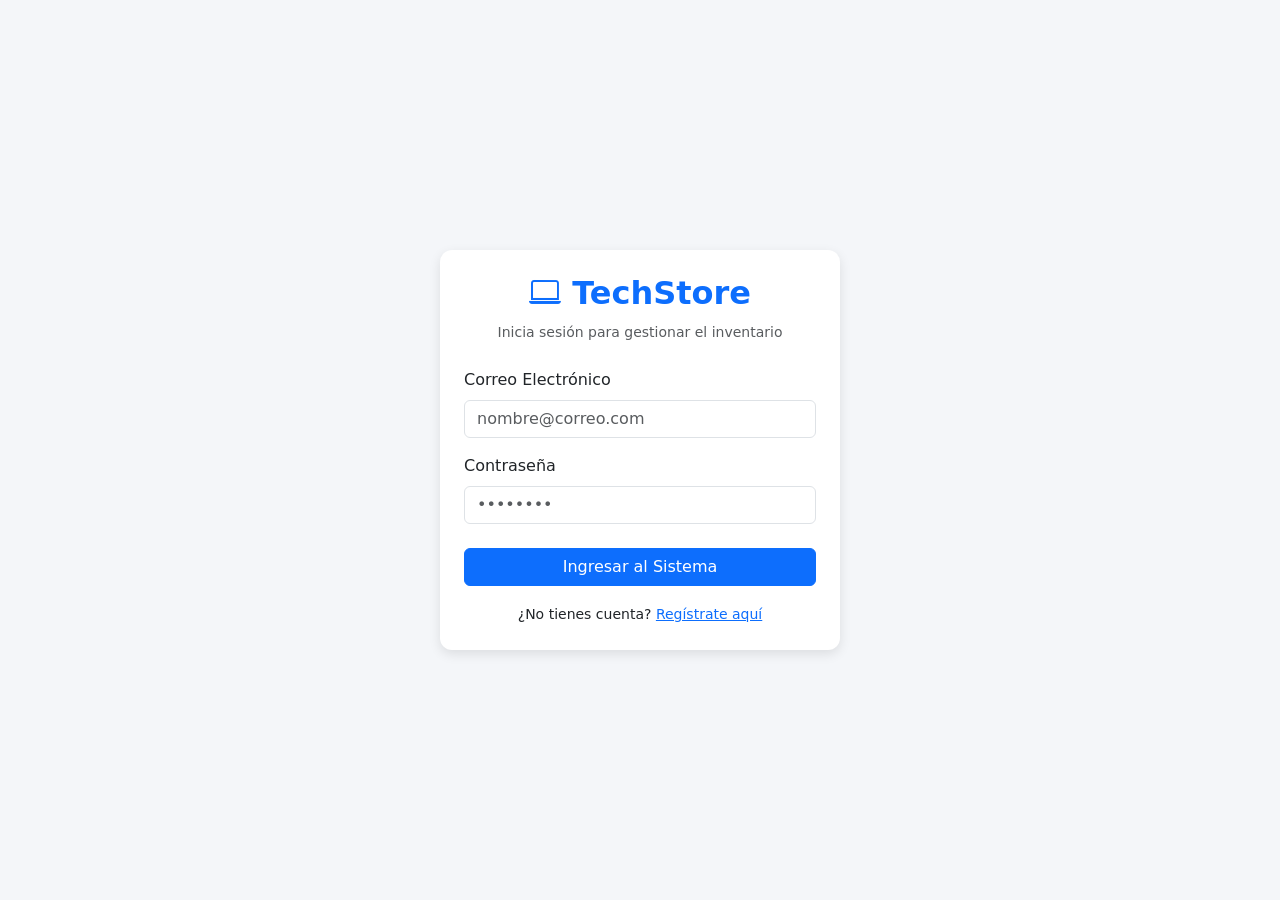
<file: index.html>
<!DOCTYPE html>
<html lang="es">
<head>
  <meta charset="UTF-8">
  <meta name="viewport" content="width=device-width, initial-scale=1.0">
  <title>TechStore - Sistema de Gestión</title>
  
  <link rel="stylesheet" href="bootstrap.min.css">
  <link rel="stylesheet" href="bootstrap-icons.css">
  <link rel="stylesheet" href="styles.css">
</head>
<body>

  <nav class="navbar navbar-dark bg-dark sticky-top shadow">
    <div class="container-fluid">
      <span class="navbar-brand mb-0 h1">
        <i class="bi bi-laptop-fill me-2 text-info"></i>TechStore <span class="badge bg-info text-dark font-monospace fs-6">v1.0</span>
      </span>
    </div>
  </nav>

  <div class="container my-4">
    <ul class="nav nav-pills nav-justified mb-4 shadow-sm rounded bg-light p-1" id="mainTabs" role="tablist">
      <li class="nav-item">
        <button class="nav-link active" id="productos-tab" data-bs-toggle="tab" data-bs-target="#productos" type="button" role="tab"><i class="bi bi-box-seam me-2"></i>Productos</button>
      </li>
      <li class="nav-item">
        <button class="nav-link" id="clientes-tab" data-bs-toggle="tab" data-bs-target="#clientes" type="button" role="tab"><i class="bi bi-people-fill me-2"></i>Clientes</button>
      </li>
      <li class="nav-item">
        <button class="nav-link" id="ventas-tab" data-bs-toggle="tab" data-bs-target="#ventas" type="button" role="tab"><i class="bi bi-cart-check-fill me-2"></i>Punto de Venta</button>
      </li>
    </ul>

    <div class="tab-content" id="mainTabsContent">
      
      <div class="tab-pane fade show active" id="productos" role="tabpanel">
        <div class="row">
          <div class="col-md-4 mb-4">
            <div class="card shadow-sm border-0">
              <div class="card-header bg-primary text-white"><i class="bi bi-plus-circle me-2"></i>Agregar Producto</div>
              <div class="card-body">
                <form id="formProducto">
                  <div class="mb-3">
                    <label class="form-label">Nombre del Componente</label>
                    <input type="text" id="prodNombre" class="form-control" placeholder="Ej. Tarjeta de Video RTX 4060" required>
                  </div>
                  <div class="mb-3">
                    <label class="form-label">Categoría</label>
                    <input type="text" id="prodCategoria" class="form-control" placeholder="Ej. Hardware, Periféricos" required>
                  </div>
                  <div class="row">
                    <div class="col mb-3">
                      <label class="form-label">Precio ($)</label>
                      <input type="number" id="prodPrecio" class="form-control" step="0.01" min="1" required>
                    </div>
                    <div class="col mb-3">
                      <label class="form-label">Stock Inicial</label>
                      <input type="number" id="prodStock" class="form-control" min="0" required>
                    </div>
                  </div>
                  <button type="submit" class="btn btn-primary w-100"><i class="bi bi-save me-2"></i>Guardar en Inventario</button>
                </form>
              </div>
            </div>
          </div>
          <div class="col-md-8">
            <div class="card shadow-sm border-0">
              <div class="card-body">
                <h5 class="card-title mb-3"><i class="bi bi-list-stars text-primary me-2"></i>Existencias</h5>
                <div class="table-responsive">
                  <table class="table table-hover align-middle">
                    <thead class="table-dark">
                      <tr>
                        <th>Producto</th>
                        <th>Categoría</th>
                        <th>Precio</th>
                        <th>Stock</th>
                        <th>Acción</th>
                      </tr>
                    </thead>
                    <tbody id="tablaProductos"></tbody>
                  </table>
                </div>
              </div>
            </div>
          </div>
        </div>
      </div>

      <div class="tab-pane fade" id="clientes" role="tabpanel">
        <div class="row">
          <div class="col-md-4 mb-4">
            <div class="card shadow-sm border-0">
              <div class="card-header bg-success text-white"><i class="bi bi-person-plus-fill me-2"></i>Registrar Cliente</div>
              <div class="card-body">
                <form id="formCliente">
                  <div class="mb-3">
                    <label class="form-label">Nombre Completo</label>
                    <input type="text" id="cliNombre" class="form-control" required>
                  </div>
                  <div class="mb-3">
                    <label class="form-label">Correo Electrónico</label>
                    <input type="email" id="cliCorreo" class="form-control" required>
                  </div>
                  <div class="mb-3">
                    <label class="form-label">Teléfono</label>
                    <input type="tel" id="cliTelefono" class="form-control" required>
                  </div>
                  <button type="submit" class="btn btn-success w-100"><i class="bi bi-check-circle me-2"></i>Registrar</button>
                </form>
              </div>
            </div>
          </div>
          <div class="col-md-8">
            <div class="card shadow-sm border-0">
              <div class="card-body">
                <h5 class="card-title mb-3"><i class="bi bi-person-lines-fill text-success me-2"></i>Directorio de Clientes</h5>
                <div class="table-responsive">
                  <table class="table table-hover align-middle">
                    <thead class="table-dark">
                      <tr>
                        <th>Nombre</th>
                        <th>Correo</th>
                        <th>Teléfono</th>
                        <th>Acción</th>
                      </tr>
                    </thead>
                    <tbody id="tablaClientes"></tbody>
                  </table>
                </div>
              </div>
            </div>
          </div>
        </div>
      </div>

      <div class="tab-pane fade" id="ventas" role="tabpanel">
        <div class="row mb-4">
          <div class="col-md-6 mb-3">
            <div class="card shadow-sm border-0 h-100">
              <div class="card-header bg-info text-dark fw-bold"><i class="bi bi-bag-plus-fill me-2"></i>Nueva Nota de Venta</div>
              <div class="card-body">
                <form id="formVenta">
                  <div class="mb-3">
                    <label class="form-label">Seleccionar Cliente</label>
                    <select id="selectCliente" class="form-select" required>
                      <option value="">-- Elige un cliente --</option>
                    </select>
                  </div>
                  <div class="mb-3">
                    <label class="form-label">Seleccionar Producto</label>
                    <select id="selectProducto" class="form-select">
                      <option value="">-- Elige un producto --</option>
                    </select>
                  </div>
                  <div class="row align-items-end mb-3">
                    <div class="col-7">
                      <label class="form-label">Cantidad a llevar</label>
                      <input type="number" id="ventaCantidad" class="form-control" value="1" min="1">
                    </div>
                    <div class="col-5">
                      <button type="button" id="btnAgregarCarrito" class="btn btn-warning w-100 fw-bold"><i class="bi bi-plus-lg"></i> Añadir</button>
                    </div>
                  </div>

                  <h6 class="border-bottom pb-2 text-secondary"><i class="bi bi-card-list"></i> Artículos en la nota actual:</h6>
                  <ul class="list-group mb-3" id="listaCarrito"></ul>
                  
                  <div class="d-flex justify-content-between align-items-center mb-3">
                    <span class="fs-5 fw-bold text-dark">Total estimado:</span>
                    <span class="fs-4 fw-bold text-success" id="totalVentaTxt">$0.00</span>
                  </div>

                  <button type="submit" class="btn btn-info w-100 fw-bold shadow-sm"><i class="bi bi-receipt-cutoff me-2"></i>Procesar Venta y Afectar Stock</button>
                </form>
              </div>
            </div>
          </div>
          
          <div class="col-md-6 mb-3">
            <div class="card shadow-sm border-0 mb-3 bg-dark text-white">
              <div class="card-body d-flex justify-content-between align-items-center">
                <div>
                  <h6 class="text-info mb-0 text-uppercase tracking-wider font-monospace">Total Acumulado en Caja</h6>
                  <h2 class="fw-bold mb-0" id="totalAcumuladoCaja">$0.00</h2>
                </div>
                <i class="bi bi-cash-coin fs-1 text-success"></i>
              </div>
            </div>

            <div class="card shadow-sm border-0">
              <div class="card-body">
                <h5 class="card-title mb-3 text-secondary"><i class="bi bi-clock-history text-info me-2"></i>Historial de Ventas</h5>
                <div class="table-responsive" style="max-height: 280px; overflow-y: auto;">
                  <table class="table table-sm table-hover align-middle">
                    <thead class="table-secondary">
                      <tr>
                        <th>Fecha</th>
                        <th>Cliente</th>
                        <th>Total</th>
                        <th>Acción</th>
                      </tr>
                    </thead>
                    <tbody id="tablaHistorialVentas"></tbody>
                  </table>
                </div>
              </div>
            </div>
          </div>
        </div>
      </div>

    </div>
  </div>

  <script src="bootstrap.bundle.min.js"></script>
  <script src="app.js"></script>
</body>
</html>
</file>
<file: styles.css>
body {
  font-family: 'Poppins', sans-serif;
  background-color: #f4f6f9;
  color: #333;
}

.navbar {
  background: linear-gradient(135deg, #1e1e2f 0%, #0f0f1a 100%) !important;
}

.nav-pills .nav-link {
  color: #555;
  font-weight: 600;
  border-radius: 6px;
  transition: all 0.2s ease;
}

.nav-pills .nav-link.active {
  background-color: #0d6efd;
  box-shadow: 0 4px 12px rgba(13, 110, 253, 0.3);
}

#mainTabs .nav-link#clientes-tab.active {
  background-color: #198754;
  box-shadow: 0 4px 12px rgba(25, 135, 84, 0.3);
}

#mainTabs .nav-link#ventas-tab.active {
  background-color: #0dcaf0;
  color: #000;
  box-shadow: 0 4px 12px rgba(13, 202, 240, 0.3);
}

.card {
  border-radius: 12px;
}

.form-control:focus, .form-select:focus {
  border-color: #0d6efd;
  box-shadow: 0 0 0 0.25rem rgba(13, 110, 253, 0.15);
}

.table {
  border-radius: 8px;
  overflow: hidden;
}
</file>
